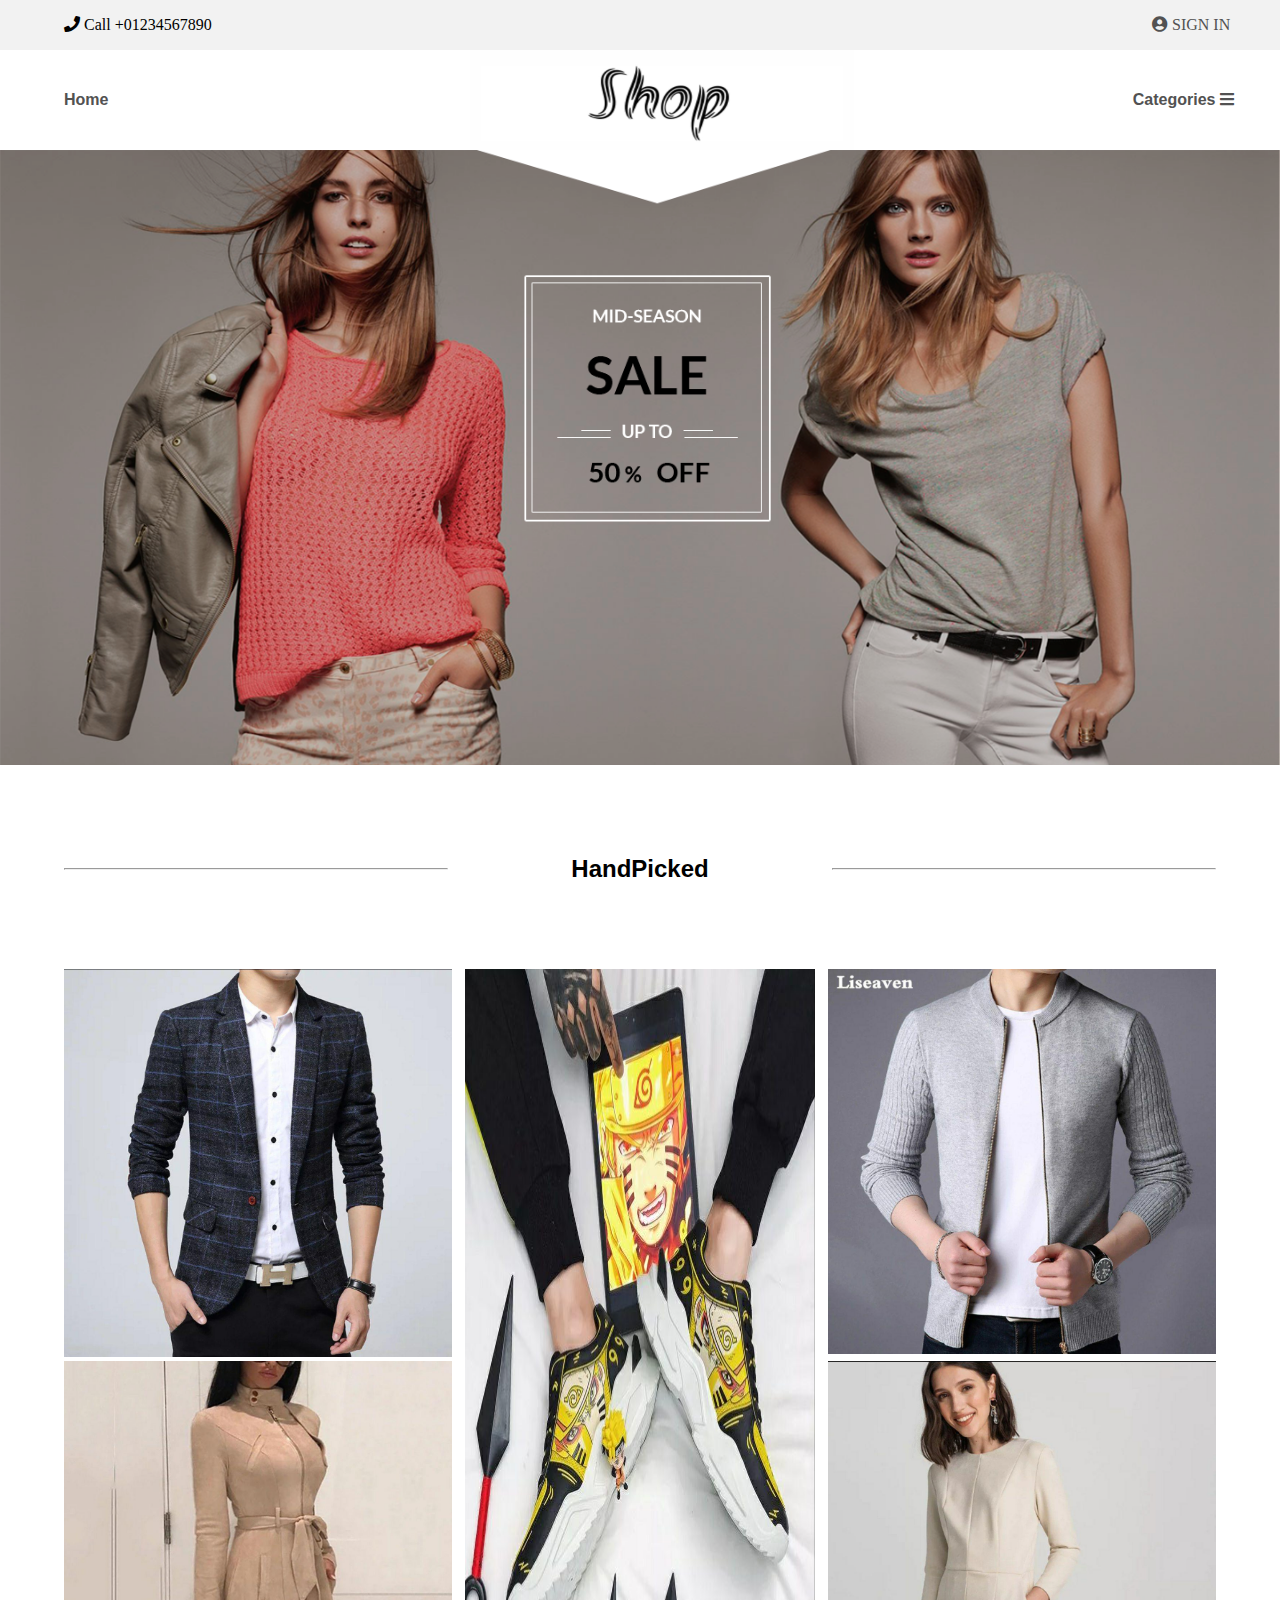
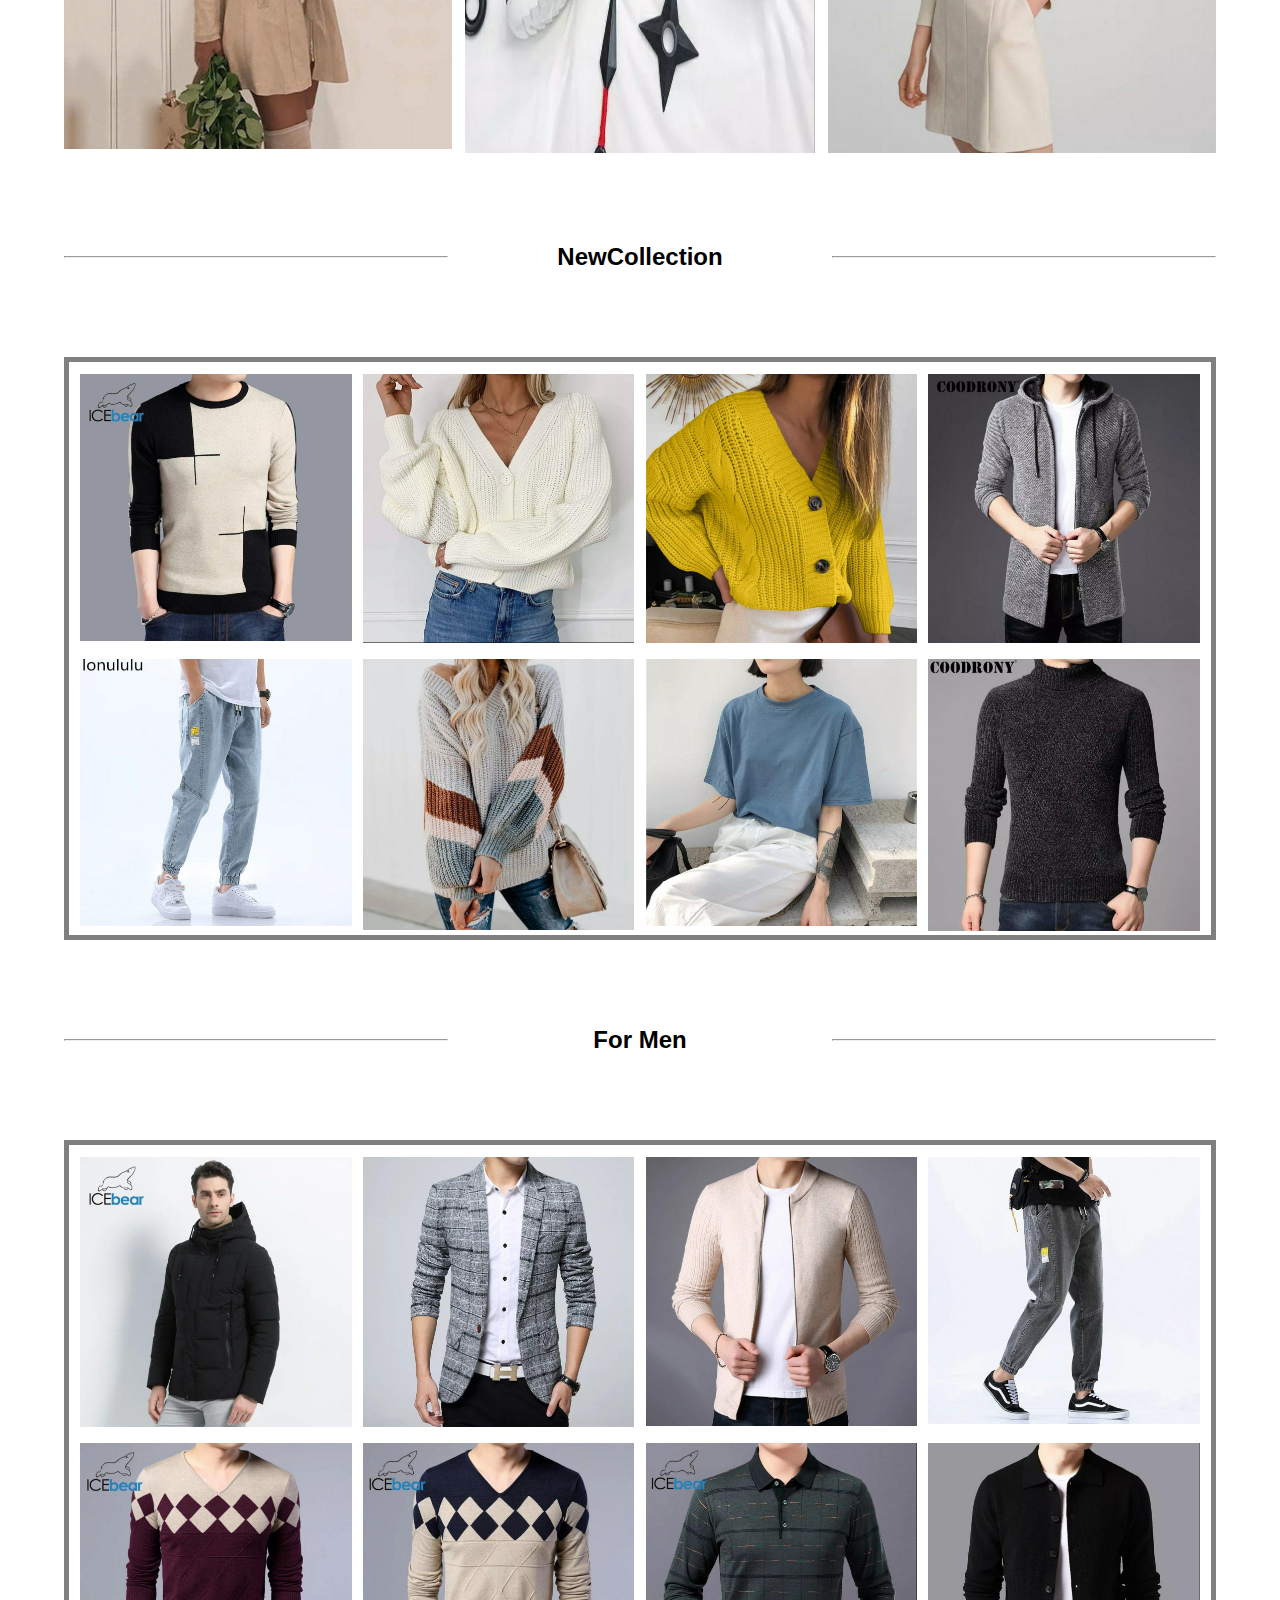
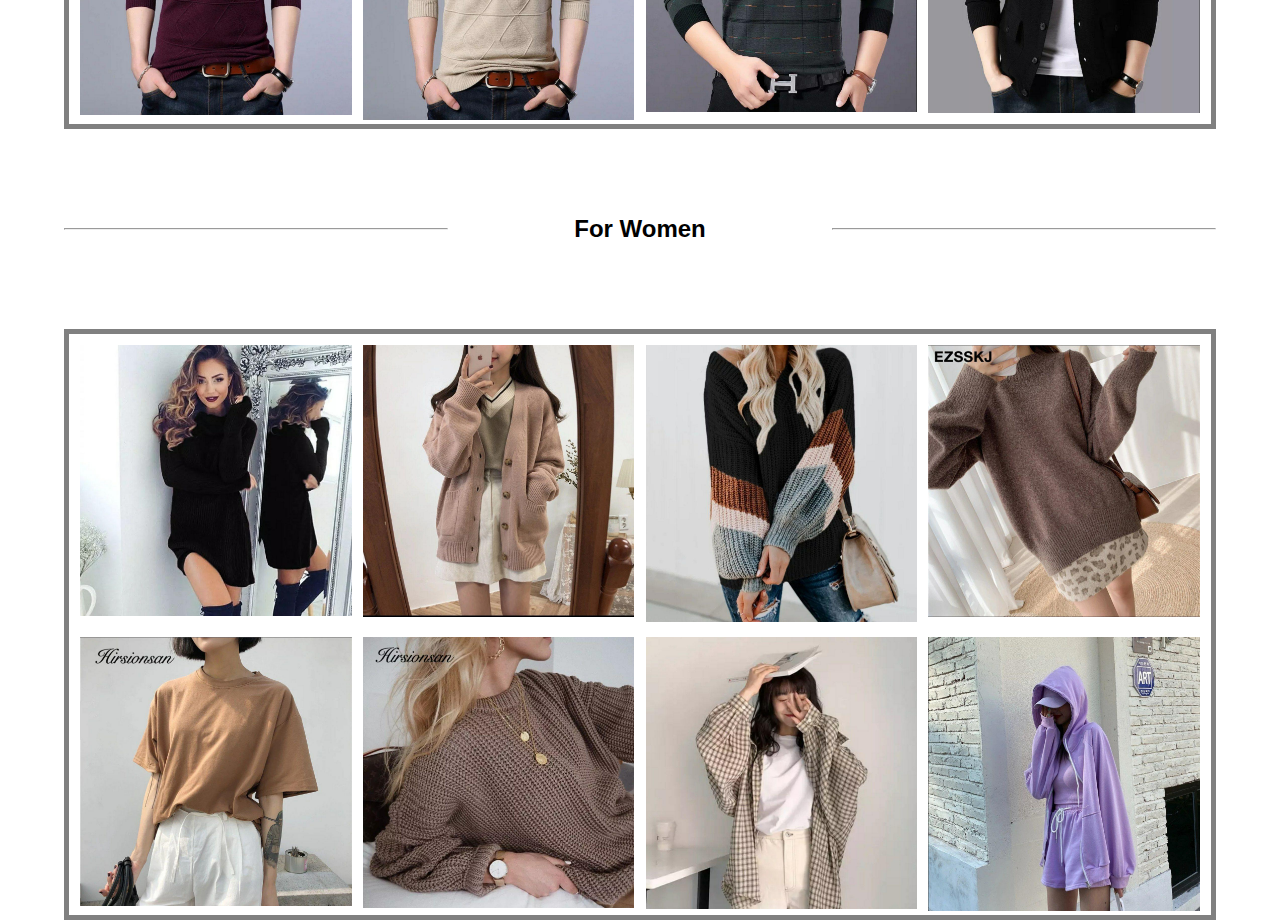
<file: index.html>
﻿<!DOCTYPE html>
<html>
<head>
	<title>Shop</title>
	<link rel="stylesheet" type="text/css" href="./css/main.css">
	<link rel="stylesheet" type="text/css" href="./css/all.css">
</head>
<body>

	<div class="topBar">
		<div class="leftstr">
		<i class="fa fa-phone" aria-hidden="true"></i>
		Call +01234567890</div>
		<div id="account" class="account">
		<a href="./html/registration.html"><i class="fa fa-user-circle" aria-hidden="true"></i>
		Sign in
		</a>
		</div>	
	</div>

	<div class="navigationBar">
		<div class="home">
			<a href="./index.html">
				Home
			</a>
		</div>
		<img src="./img/logo.jpg" class="logo">
		<div class="categories">
			<a href="#men">Categories <i class="fa fa-bars" aria-hidden="true"></i></a>
		</div>
	</div>

	<div>
		<img src="./img/SLIDER.png" class="slider">
	</div>

	<div class="newSection">
		<div class="line1">
			<hr>
		</div>
		<div class="header">
			HandPicked
		</div>
		<div class="line2">
			<hr>
		</div>
	</div>

	<div class="images">
		<div class="image1">
			<a href="./html/men2_3.html"><img src="./img/men2_3.jpg" width="100%"></a>
		</div>
		<div class="image2">
			<a href=""><img src="./img/cross1_1.jpg" width="100%" height="200%"></a>
		</div>
		<div class="image3">
			<a href=""><img src="./img/men3_3.jpg" width="100%"></a>
		</div>
	</div>

	<div class="images">
		<div class="image4">
			<a href=""><img src="./img/women1_3.jpg" width="100%"></a>
		</div>
		<div class="image5">
			<a href=""><img src="./img/women10_2.jpg" width="100%"></a>
		</div>
	</div>

	<div class="newSection">
		<div class="line1">
			<hr>
		</div>
		<div class="header">
			NewCollection
		</div>
		<div class="line2">
			<hr>
		</div>
	</div>

	<div class="newCollection">
	<div class="images">
		<div class="image6">
			<a href=""><img src="./img/men5_3.jpg" width="100%"></a>
		</div>
		<div class="image7">
			<a href="./html/women6_2.html"><img src="./img/women6_2.jpg" width="100%"></a>
		</div>
		<div class="image8">
			<a href=""><img src="./img/women9_3.jpg" width="100%"></a>
		</div>
		<div class="image9">
			<a href=""><img src="./img/men9_3.jpg" width="100%"></a>
		</div>
	</div>

	<div class="images">
		<div class="image6">
			<a href=""><img src="./img/men4_1.jpg" width="100%"></a>
		</div>
		<div class="image7">
			<a href=""><img src="./img/women4_1.jpg" width="100%"></a>
		</div>
		<div class="image8">
			<a href=""><img src="./img/women7_2.jpg" width="100%"></a>
		</div>
		<div class="image9">
			<a href=""><img src="./img/men8_1.jpg" width="100%"></a>
		</div>
	</div>
	</div>

	<div id="men" class="newSection">
		<div class="line1">
			<hr>
		</div>
		<div class="header">
			For Men
		</div>
		<div class="line2">
			<hr>
		</div>
	</div>

	<div class="newCollection">
	<div class="images">
		<div class="image6">
			<a href=""><img src="./img/men1_1.jpg" width="100%"></a>
		</div>
		<div class="image7">
			<a href=""><img src="./img/men2_1.jpg" width="100%"></a>
		</div>
		<div class="image8">
			<a href=""><img src="./img/men3_1.jpg" width="100%"></a>
		</div>
		<div class="image9">
			<a href=""><img src="./img/men4_3.jpg" width="100%"></a>
		</div>
	</div>

	<div class="images">
		<div class="image6">
			<a href=""><img src="./img/men5.jpg" width="100%"></a>
		</div>
		<div class="image7">
			<a href=""><img src="./img/men6_1.jpg" width="100%"></a>
		</div>
		<div class="image8">
			<a href=""><img src="./img/men7_2.jpg" width="100%"></a>
		</div>
		<div class="image9">
			<a href=""><img src="./img/men10_3.jpg" width="100%"></a>
		</div>
	</div>
	</div>

	<div class="newSection">
		<div class="line1">
			<hr>
		</div>
		<div class="header">
			For Women
		</div>
		<div class="line2">
			<hr>
		</div>
	</div>

	<div class="newCollection">
	<div class="images">
		<div class="image6">
			<a href=""><img src="./img/women2_3.jpg" width="100%"></a>
		</div>
		<div class="image7">
			<a href=""><img src="./img/women3_1.jpg" width="100%"></a>
		</div>
		<div class="image8">
			<a href=""><img src="./img/women4_3.jpg" width="100%"></a>
		</div>
		<div class="image9">
			<a href=""><img src="./img/women5_2.jpg" width="100%"></a>
		</div>
	</div>

	<div class="images">
		<div class="image6">
			<a href=""><img src="./img/women7_3.jpg" width="100%"></a>
		</div>
		<div class="image7">
			<a href=""><img src="./img/women8_1.jpg" width="100%"></a>
		</div>
		<div class="image8">
			<a href=""><img src="./img/women11_3.jpg" width="100%"></a>
		</div>
		<div class="image9">
			<a href=""><img src="./img/women12_3.jpg" width="100%"></a>
		</div>
	</div>
	</div>
<script type="text/javascript" src="./scripts/script.js"></script>
<script type="text/javascript">
	if(sessionStorage.getItem('key')=='1')
	{
	document.getElementById("account").classList.add("hidden");
	}
</script>
</body>
</html>
</file>
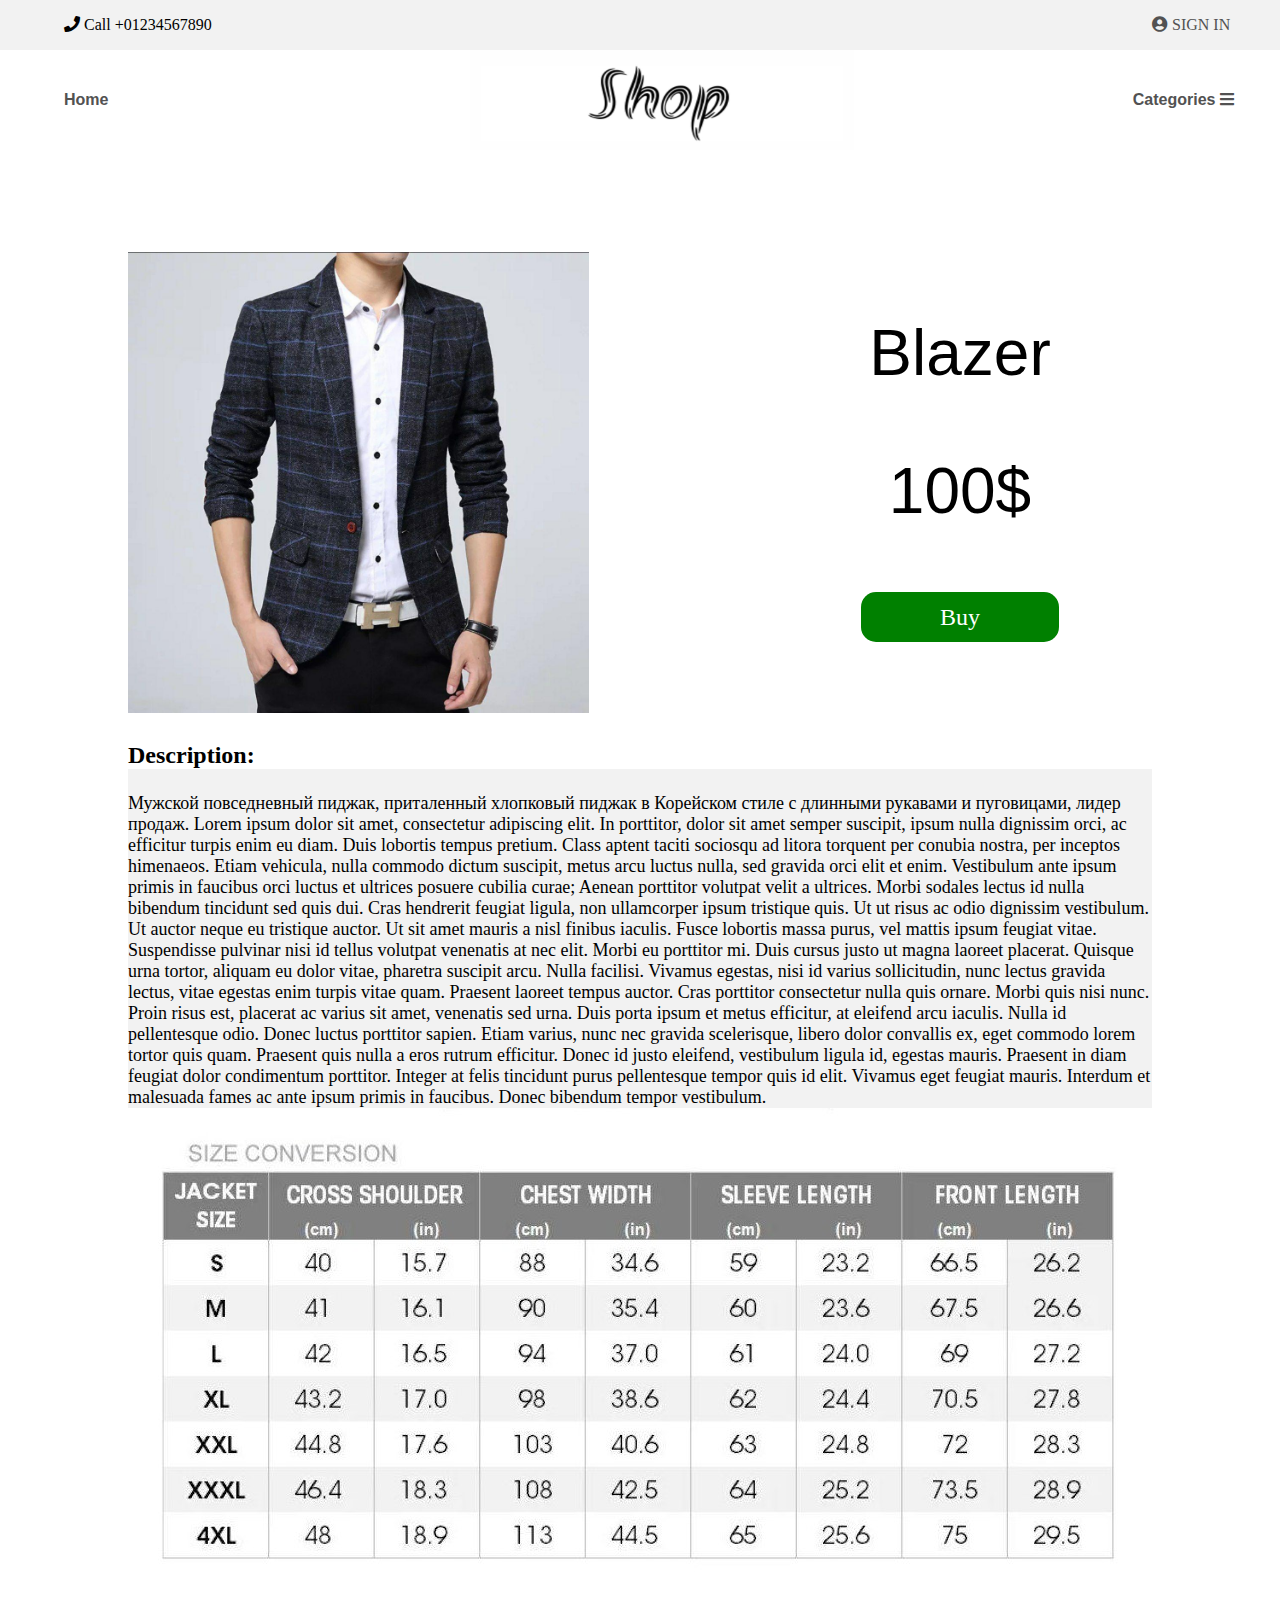
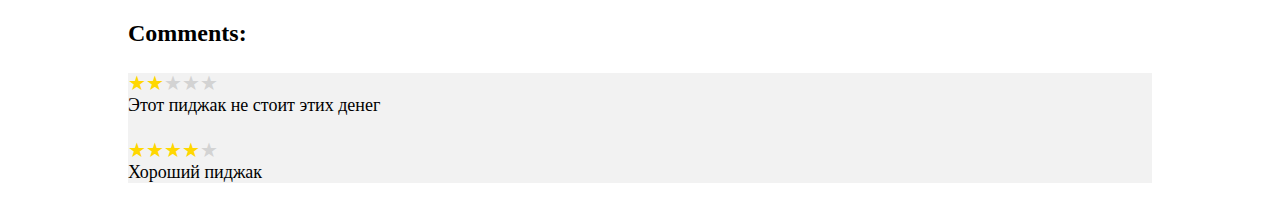
<file: html/men2_3.html>
﻿<!DOCTYPE html>
<html>
<head>
	<title>Blazer</title>
	<link rel="stylesheet" type="text/css" href="../css/men2_3.css">
	<link rel="stylesheet" type="text/css" href="../css/all.css">
</head>
<body>

		<div class="topBar">
		<div class="leftstr">
		<i class="fa fa-phone" aria-hidden="true"></i>
		Call +01234567890</div>
		<div id="account" class="account">
		<a href="registration.html"><i class="fa fa-user-circle" aria-hidden="true"></i>
		Sign in
		</a>
		</div>	
	</div>

	<div class="navigationBar">
		<div class="home">
			<a href="../index.html">
				Home
			</a>
		</div>
		<img src="../img/logo.jpg" class="logo">
		<div class="categories">
			<a href="../index.html#men">Categories <i class="fa fa-bars" aria-hidden="true"></i></a>
		</div>
	</div>

<div class="description">
	<div class="product_image">
		<img src="../img/men2_3.jpg" width="90%">
	</div>
	<div class="collum">
	<div class="product_name">
		Blazer
	</div>
	<div class="product_cost">
		100$
	</div>
	<a href="" class="buy_button">
		<div>
		Buy
		</div>
	</a>
</div>
</div>

<div class="more_description" >
<div class="rating-area hidden" id="rating">
		<input class="rating" type="radio" id="star-5" name="rating" value="5">
		<label for="star-5" title="Оценка «5»"></label>	
		<input class="rating" type="radio" id="star-4" name="rating" value="4">
		<label for="star-4" title="Оценка «4»"></label>    
		<input class="rating" type="radio" id="star-3" name="rating" value="3">
		<label for="star-3" title="Оценка «3»"></label>  
		<input class="rating" type="radio" id="star-2" name="rating" value="2">
		<label for="star-2" title="Оценка «2»"></label>    
		<input class="rating" type="radio" id="star-1" name="rating" value="1">
		<label for="star-1" title="Оценка «1»"></label>
	</div>
	<div class="description_text">
		<p>Description:</p>
		Мужской повседневный пиджак, приталенный хлопковый пиджак в Корейском стиле с длинными рукавами и пуговицами, лидер продаж.
		Lorem ipsum dolor sit amet, consectetur adipiscing elit. In porttitor, dolor sit amet semper suscipit, ipsum nulla dignissim orci, ac efficitur turpis enim eu diam. Duis lobortis tempus pretium. Class aptent taciti sociosqu ad litora torquent per conubia nostra, per inceptos himenaeos. Etiam vehicula, nulla commodo dictum suscipit, metus arcu luctus nulla, sed gravida orci elit et enim. Vestibulum ante ipsum primis in faucibus orci luctus et ultrices posuere cubilia curae; Aenean porttitor volutpat velit a ultrices. Morbi sodales lectus id nulla bibendum tincidunt sed quis dui. Cras hendrerit feugiat ligula, non ullamcorper ipsum tristique quis.

		Ut ut risus ac odio dignissim vestibulum. Ut auctor neque eu tristique auctor. Ut sit amet mauris a nisl finibus iaculis. Fusce lobortis massa purus, vel mattis ipsum feugiat vitae. Suspendisse pulvinar nisi id tellus volutpat venenatis at nec elit. Morbi eu porttitor mi. Duis cursus justo ut magna laoreet placerat. Quisque urna tortor, aliquam eu dolor vitae, pharetra suscipit arcu. Nulla facilisi.

		Vivamus egestas, nisi id varius sollicitudin, nunc lectus gravida lectus, vitae egestas enim turpis vitae quam. Praesent laoreet tempus auctor. Cras porttitor consectetur nulla quis ornare. Morbi quis nisi nunc. Proin risus est, placerat ac varius sit amet, venenatis sed urna. Duis porta ipsum et metus efficitur, at eleifend arcu iaculis. Nulla id pellentesque odio. Donec luctus porttitor sapien. Etiam varius, nunc nec gravida scelerisque, libero dolor convallis ex, eget commodo lorem tortor quis quam. Praesent quis nulla a eros rutrum efficitur. Donec id justo eleifend, vestibulum ligula id, egestas mauris. Praesent in diam feugiat dolor condimentum porttitor. Integer at felis tincidunt purus pellentesque tempor quis id elit. Vivamus eget feugiat mauris. Interdum et malesuada fames ac ante ipsum primis in faucibus. Donec bibendum tempor vestibulum.
	</div>
	<div class="sizes">
		<img src="../img/sizes.jpg">
	</div>
	<div class="comment">
		<p>Comments:</p>
		<div class="hidden" id="can_comment">
		<textarea id="comment" type="text" name="comment" placeholder="Comment"></textarea>
		<input type="submit" name="" id="submit">
		</div>
	</div>
	<div id="comments_by_users">
		<p>
			<div class="rating-mini">
			<span class="active"></span>	
			<span class="active"></span>    
			<span></span>  
			<span></span>    
			<span></span>
			</div>
			<br>
		Этот пиджак не стоит этих денег
		</p>
		<p>
			<div class="rating-mini">
			<span class="active"></span>	
			<span class="active"></span>    
			<span class="active"></span>  
			<span class="active"></span>    
			<span></span>
			</div>
			<br>
		Хороший пиджак
		</p>
	</div>
</div>
<script type="text/javascript" src="../scripts/script.js"></script>
<script type="text/javascript">
	if(sessionStorage.getItem('key')=='1')
	{
	document.getElementById("account").classList.add("hidden");
	document.getElementById("rating").classList.remove("hidden");
	document.getElementById("can_comment").classList.remove("hidden");
	}
</script>
</body>
</html>
</file>
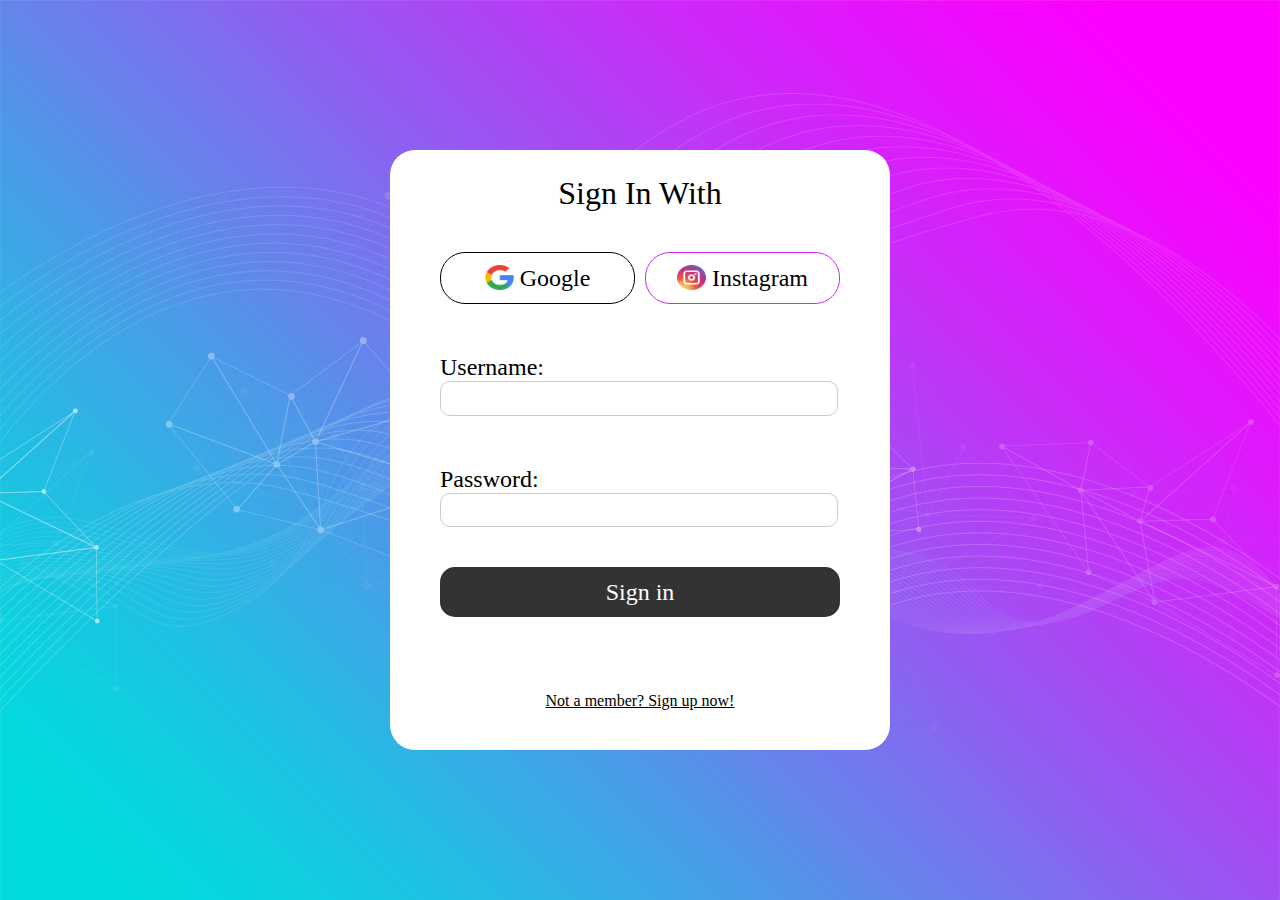
<file: html/registration.html>
﻿<!DOCTYPE html>
<html>
<head>
	<title>Sign in</title>
	<link rel="stylesheet" type="text/css" href="../css/registration.css">
	<link rel="stylesheet" type="text/css" href="../css/all.css">
</head>
<body>

	<div class="flexContainer">
		<div class="whiteBox">
			<div class="signInWith">
				Sign In With
				<div class="buttons">
					<a id="google" href="../index.html" class="googleButton"><img src="../img/Google_icon.png" width="15%" height="50%" class="icon"> Google</a>
					<a id="instagram" href="../index.html" class="instagramButton"><img src="../img/Instagram_icon.png" width="15%" height="50%" class="icon"> Instagram</a>
				</div>
				<div  class="user">
					Username:
					<input id="user" type="text" name="login" class="userName">
				</div>
				<div  class="user">
					Password:
					<input id="password" type="password" name="pass" class="userName">
				</div>
				<div class="buttons">
					<a href="../index.html"class="sumbitButton" id="signIn">Sign in</a>
				</div>
				<div class="signUp">
					Not a member? 
					<a href="">Sign up now!</a> 
				</div>
			</div>
		</div>
	</div>
<script type="text/javascript" src="../scripts/script.js"></script>
</body>
</html>
</file>
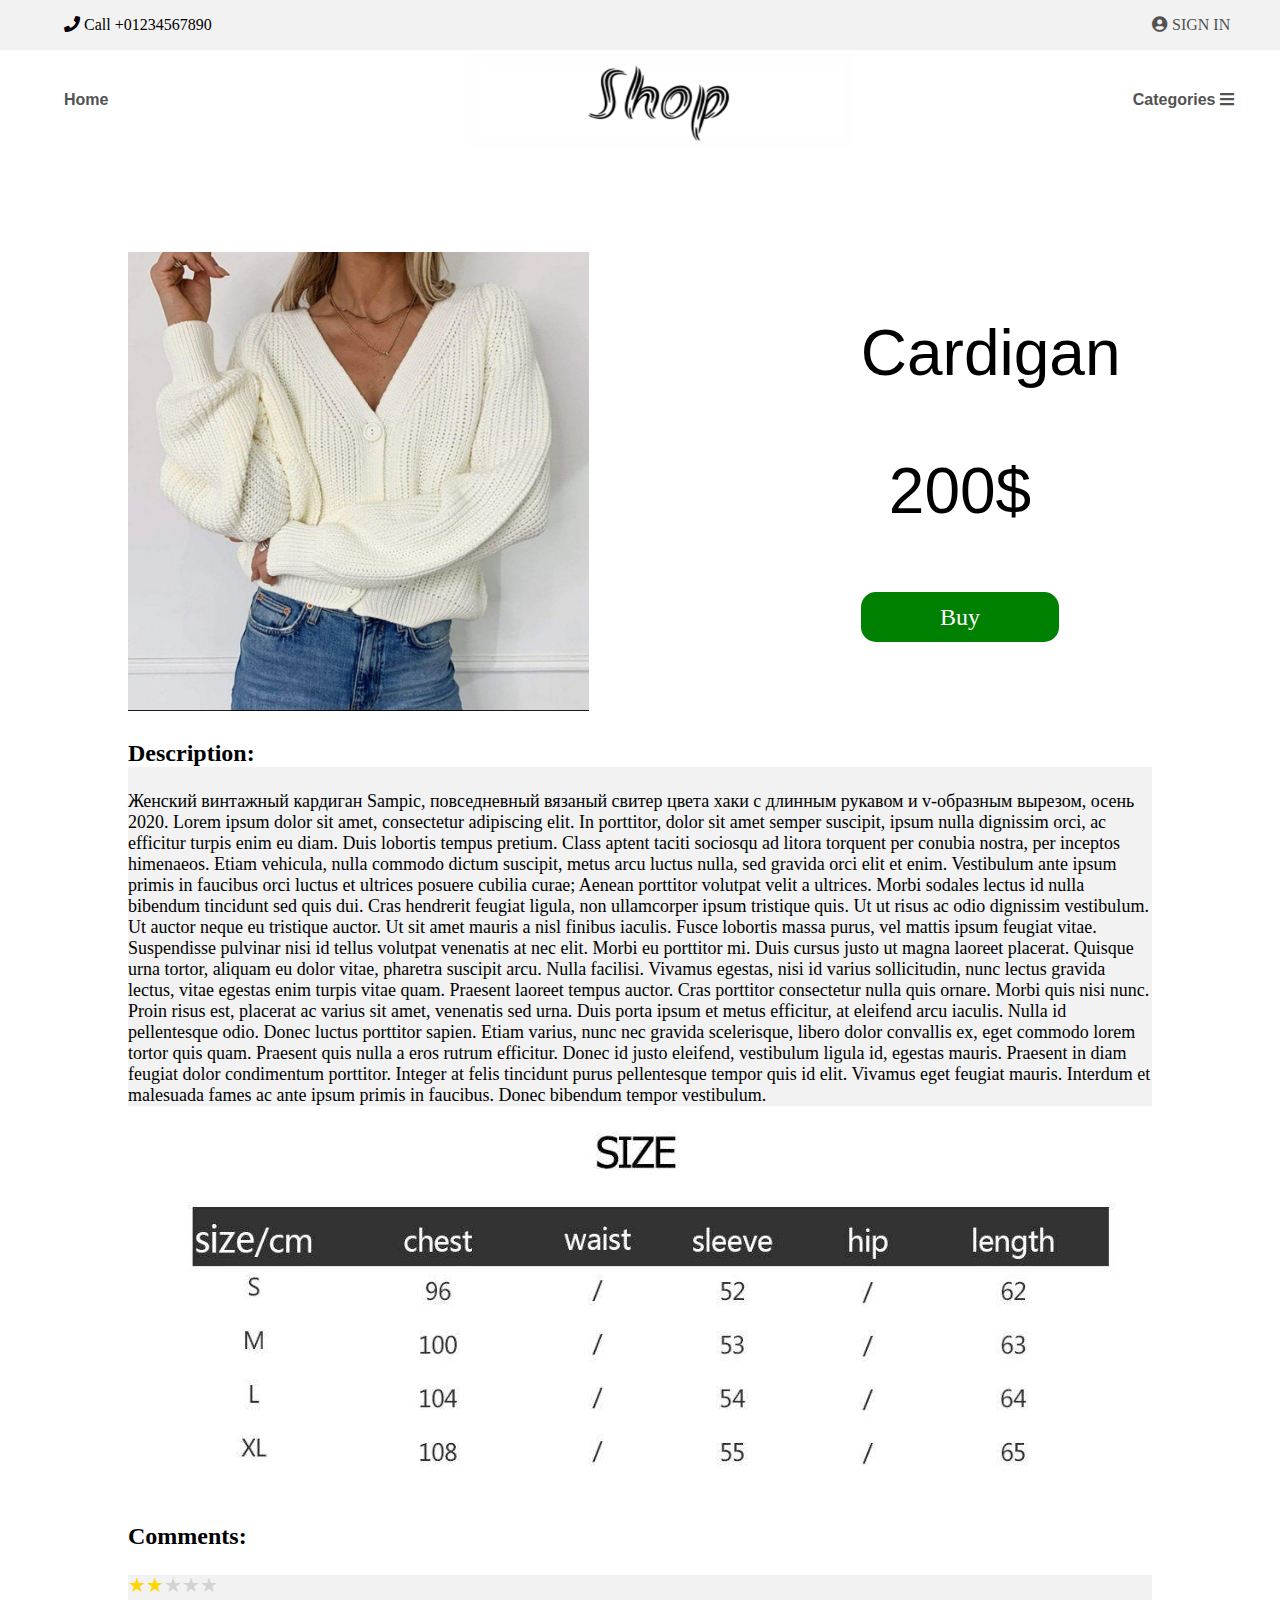
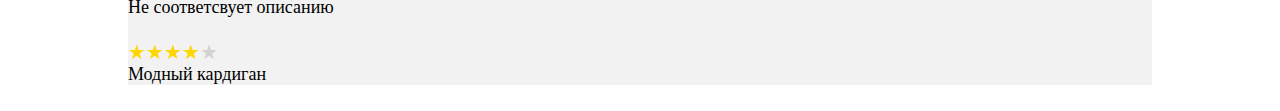
<file: html/women6_2.html>
﻿<!DOCTYPE html>
<html>
<head>
	<title>Cardigan</title>
	<link rel="stylesheet" type="text/css" href="../css/women6_2.css">
	<link rel="stylesheet" type="text/css" href="../css/all.css">
</head>
<body>

		<div class="topBar">
		<div class="leftstr">
		<i class="fa fa-phone" aria-hidden="true"></i>
		Call +01234567890</div>
		<div id="account" class="account">
		<a href="registration.html"><i class="fa fa-user-circle" aria-hidden="true"></i>
		Sign in
		</a>
		</div>	
	</div>

	<div class="navigationBar">
		<div class="home">
			<a href="../index.html">
				Home
			</a>
		</div>
		<img src="../img/logo.jpg" class="logo">
		<div class="categories">
			<a href="../index.html#men">Categories <i class="fa fa-bars" aria-hidden="true"></i></a>
		</div>
	</div>

<div class="description">
	<div class="product_image">
		<img src="../img/women6_2.jpg" width="90%">
	</div>
	<div class="collum">
	<div class="product_name">
		Cardigan
	</div>
	<div class="product_cost">
		200$
	</div>
	<a href="" class="buy_button">
		<div>
		Buy
		</div>
	</a>
</div>
</div>

<div class="more_description" >
<div class="rating-area hidden" id="rating">
		<input class="rating" type="radio" id="star-5" name="rating" value="5">
		<label for="star-5" title="Оценка «5»"></label>	
		<input class="rating" type="radio" id="star-4" name="rating" value="4">
		<label for="star-4" title="Оценка «4»"></label>    
		<input class="rating" type="radio" id="star-3" name="rating" value="3">
		<label for="star-3" title="Оценка «3»"></label>  
		<input class="rating" type="radio" id="star-2" name="rating" value="2">
		<label for="star-2" title="Оценка «2»"></label>    
		<input class="rating" type="radio" id="star-1" name="rating" value="1">
		<label for="star-1" title="Оценка «1»"></label>
	</div>
	<div class="description_text">
		<p>Description:</p>
		Женский винтажный кардиган Sampic, повседневный вязаный свитер цвета хаки с длинным рукавом и v-образным вырезом, осень 2020.
		Lorem ipsum dolor sit amet, consectetur adipiscing elit. In porttitor, dolor sit amet semper suscipit, ipsum nulla dignissim orci, ac efficitur turpis enim eu diam. Duis lobortis tempus pretium. Class aptent taciti sociosqu ad litora torquent per conubia nostra, per inceptos himenaeos. Etiam vehicula, nulla commodo dictum suscipit, metus arcu luctus nulla, sed gravida orci elit et enim. Vestibulum ante ipsum primis in faucibus orci luctus et ultrices posuere cubilia curae; Aenean porttitor volutpat velit a ultrices. Morbi sodales lectus id nulla bibendum tincidunt sed quis dui. Cras hendrerit feugiat ligula, non ullamcorper ipsum tristique quis.

		Ut ut risus ac odio dignissim vestibulum. Ut auctor neque eu tristique auctor. Ut sit amet mauris a nisl finibus iaculis. Fusce lobortis massa purus, vel mattis ipsum feugiat vitae. Suspendisse pulvinar nisi id tellus volutpat venenatis at nec elit. Morbi eu porttitor mi. Duis cursus justo ut magna laoreet placerat. Quisque urna tortor, aliquam eu dolor vitae, pharetra suscipit arcu. Nulla facilisi.

		Vivamus egestas, nisi id varius sollicitudin, nunc lectus gravida lectus, vitae egestas enim turpis vitae quam. Praesent laoreet tempus auctor. Cras porttitor consectetur nulla quis ornare. Morbi quis nisi nunc. Proin risus est, placerat ac varius sit amet, venenatis sed urna. Duis porta ipsum et metus efficitur, at eleifend arcu iaculis. Nulla id pellentesque odio. Donec luctus porttitor sapien. Etiam varius, nunc nec gravida scelerisque, libero dolor convallis ex, eget commodo lorem tortor quis quam. Praesent quis nulla a eros rutrum efficitur. Donec id justo eleifend, vestibulum ligula id, egestas mauris. Praesent in diam feugiat dolor condimentum porttitor. Integer at felis tincidunt purus pellentesque tempor quis id elit. Vivamus eget feugiat mauris. Interdum et malesuada fames ac ante ipsum primis in faucibus. Donec bibendum tempor vestibulum.
	</div>
	<div class="sizes">
		<img src="../img/sizes2.jpg">
	</div>
	<div class="comment">
		<p>Comments:</p>
		<div class="hidden" id="can_comment">
		<textarea id="comment" type="text" placeholder="Comment"></textarea>
		<input id="submit" type="submit" name="">
		</div>
	</div>
	<div id="comments_by_users">
		<p>
			<div class="rating-mini">
			<span class="active"></span>	
			<span class="active"></span>    
			<span></span>  
			<span></span>    
			<span></span>
			</div>
			<br>
		Не соответсвует описанию
		</p>
		<p>
			<div class="rating-mini">
			<span class="active"></span>	
			<span class="active"></span>    
			<span class="active"></span>  
			<span class="active"></span>    
			<span></span>
			</div>
			<br>
		Модный кардиган
		</p>
	</div>
</div>
<script type="text/javascript" src="../scripts/script.js"></script>
<script type="text/javascript">
	if(sessionStorage.getItem('key')=='1')
	{
	document.getElementById("account").classList.add("hidden");
	document.getElementById("rating").classList.remove("hidden");
	document.getElementById("can_comment").classList.remove("hidden");
	}
</script>
</body>
</html>
</file>
<file: css/main.css>
﻿a{
	text-decoration: none;
	color: #525252;
}

body{
	padding: 0;
	margin: 0;
}
.topBar{
	width: 100%
	height: 100px;
	background-color: #f2f2f2;
	text-decoration-color: #525252;
	display: flex;
	justify-content: space-between;
}

.navigationBar{
	width: 100%;
	height: 100px;
	text-decoration-color: #525252;
	display: flex;
	justify-content: space-between;
	align-items: center;
	font-family: "Comic Sans MS", cursive, sans-serif;
	font-weight: bold;
}

.account{
	width: 10%;
	text-transform: uppercase;
	line-height: 50px;
}

.leftstr{
	width: 20%;
	margin-left: 5%;
	line-height: 50px;

}

.logo{
	width: 30%;
	height: 100px;
	display: block;
}

.home{
	width: 10%;
	margin-left: 5%;
}

.categories{
	width: 10%;
 	margin-right: 1.5%;
}

.slider{
	width: 100%
}

.newSection{
	width: 100%;
	height: 200px;
	align-items: center;
	display: flex;
	justify-content: space-between;
}

.line1{
	width: 30%;
	margin-left: 5%;
}

.header{
	text-decoration-color: #525252;
	font-family: "Comic Sans MS", cursive, sans-serif;
	font-weight: bold;
	font-size: x-large;
}

.line2{
	width: 30%;
 	margin-right: 5%;
}

.newCollection{
	margin-left: 5%;
	margin-right: 5%;
	border:5px solid grey;
}

.images{
	display: flex;
	width: 100%;
	justify-content: space-between;
}

.image1{
	width: 100%;
	margin-left: 5%;
	object-fit: cover;
}

.image2{
	width: 90%;
	object-fit: cover;
	padding-left: 1%;
	padding-right: 1%;
}

.image3{
	width: 100%;
	margin-right: 5%;
}

.image4{
	width: 30.3%;
	margin-left: 5%;
	object-fit: cover;
}

.image5{
	width: 30.3%;
	margin-right: 5%;
}

.image6{
	width: 100%;
	padding-left: 1%;
	padding-top: 1%;
}

.image7{
	width: 100%;
	padding-left: 1%;
	padding-right: 0.5%;
	padding-top: 1%;
}

.image8{
	width: 100%;
	padding-left: 0.5%;
	padding-right: 1%;
	padding-top: 1%;
}

.image9{
	width: 100%;
	padding-right: 1%;
	padding-top: 1%;
}

.hidden{
	display: none;
}
</file>
<file: css/men2_3.css>
﻿a{
	text-decoration: none;
	color: #525252;
}

body{
	padding: 0;
	margin: 0;
}

textarea{
	width: 100%;
	height: 50px;
	font-size:large;
	resize: none;
}

p{
	font-size: x-large;
	font-weight: bold;
	background-color: white;
}

.topBar{
	width: 100%
	height: 100px;
	background-color: #f2f2f2;
	text-decoration-color: #525252;
	display: flex;
	justify-content: space-between;
}

.navigationBar{
	width: 100%;
	height: 100px;
	text-decoration-color: #525252;
	display: flex;
	justify-content: space-between;
	align-items: center;
	font-family: "Comic Sans MS", cursive, sans-serif;
	font-weight: bold;
}

.account{
	width: 10%;
	text-transform: uppercase;
	line-height: 50px;
}

.leftstr{
	width: 20%;
	margin-left: 5%;
	line-height: 50px;
}

.logo{
	width: 30%;
	height: 100px;
	display: block;
}

.home{
	width: 10%;
	margin-left: 5%;
}

.categories{
	width: 10%;
 	margin-right: 1.5%;
}

.description{
	display: flex;
	justify-content:wrap-reverse;
}

.collum{
	display: flex;
	flex-wrap: wrap;
	flex-direction: column;
	align-content: center;
	width: 50%;
	margin-top: 8%;
}

.product_image{
	width: 40%;
	margin-top: 8%;
	margin-left: 10%;
	object-fit: cover;
}

.product_name{
	font-size:400%;
	font-family: Impact, Charcoal, sans-serif;
	width: 31%;
	text-align:center;
	padding-top: 10%;
}

.product_cost{
	font-size:400%;
	font-family: Impact, Charcoal, sans-serif;
	width: 31%;
	text-align:center;
	padding-top: 10%;
}

.buy_button{
	background-color: green;
	color: white;
	text-align:center;
	display: inline-block;
	font-size: x-large;
	width: 31%;
	line-height: 50px;
	border-radius: 15px;
	margin-top: 10%;
}

.more_description{

}

.rating-area {
	overflow: hidden;
	width: 31%;
	height: 60px;
	margin-top: 2%;
}
.rating-area:not(:checked) > input {
	display: none;
}
.rating-area:not(:checked) > label {
	float: right;
	width: 42px;
	padding: 0;
	cursor: pointer;
	font-size: 50px;
	line-height: 50px;
	color: lightgrey;
	text-shadow: 1px 1px #bbb;
}
.rating-area:not(:checked) > label:before {
	content: '★';
}
.rating-area > input:checked ~ label {
	color: gold;
	text-shadow: 1px 1px #c60;
}
.rating-area:not(:checked) > label:hover,
.rating-area:not(:checked) > label:hover ~ label {
	color: gold;
}
.rating-area > input:checked + label:hover,
.rating-area > input:checked + label:hover ~ label,
.rating-area > input:checked ~ label:hover,
.rating-area > input:checked ~ label:hover ~ label,
.rating-area > label:hover ~ input:checked ~ label {
	color: gold;
	text-shadow: 1px 1px goldenrod;
}
.rate-area > label:active {
	position: relative;
}

.description_text{
	margin-top: 2%;
	margin-left: 10%;
	margin-right: 10%;
	font-size: large;
	background-color: #f2f2f2;
}

.sizes{
	display: flex;
	justify-content: center;
	align-items: center;
}

.comment{
	margin-top: 2%;
	margin-bottom: 2%;
	margin-left: 10%;
	margin-right: 10%;
	font-size: large;
}

.rating-mini {
	display: inline-block;
	font-size: 0;
}
.rating-mini span {
	padding: 0;
	font-size: 20px;
	line-height: 1;
	color: lightgrey;
}
.rating-mini > span:before {
	content: '★';
}
.rating-mini > span.active {
	color: gold;
}

#comments_by_users{
	background-color: #f2f2f2;
	margin-top: 2%;
	margin-bottom: 2%;
	margin-left: 10%;
	margin-right: 10%;
	font-size: large;
}

.hidden{
	display: none;
}
</file>
<file: css/registration.css>
﻿body{
	padding: 0;
	margin: 0;
	background: url(../img/bg-01.jpg) no-repeat center top;
	width: 100%;
	background-size: cover;
}

a{
	text-decoration: none;
	color: black;

}

.flexContainer{
	display: flex;
	justify-content: center;
	align-items: center;
	width: 100%;
	height: 100vh;
}

.whiteBox{
	background-color: white;
	width: 500px;
	height: 600px;
	border-radius: 25px;
}

.signInWith{
	width: 100%;
	height: 10%;
	text-align:center;
	font-size: xx-large;
	padding-top: 5%;
}

.buttons{
	padding-top: 8%;
	display: flex;
	justify-content: space-between;
}

.googleButton{
	background-color: white;
  	text-align: center;
  	font-size: x-large;
  	width: 50%;
  	line-height: 50px;
  	margin-left: 10%;
  	border-radius: 25px;
  	border-style: solid;
  	border-width: 1px;
  	margin-right: 1%;
}

.icon{
	margin-top: 3%;
	margin-bottom: -2%;
}

.instagramButton{
	background-color: white;
	text-align:center;
	font-size: x-large;
	width: 50%;
	line-height: 50px;
	margin-right:  10%;
	border-radius: 25px;
	margin-left: 1%;
	border-color:rgb(208,38,249);
	border-width: 1px;
	border-style: solid;
}

.user{
	text-align:left;
	margin-left: 10%;
	margin-top: 10%;
	font-size: x-large;
}

.userName{
	width: 87%;
	padding-top: 3%;
	margin-right: 1%;
  	border: 1px solid #ccc;
  	border-radius: 10px;
  	font-size: medium;
}

.sumbitButton{

	background-color: #333333;
	color: white;
	text-align:center;
	display: inline-block;
	font-size: x-large;
	width: 100%;
	line-height: 50px;
	margin-left: 10%;
	margin-right: 10%;
	border-radius: 15px;
}

.signUp{
	font-size: medium;
	text-decoration:underline;
	margin-top: 15%;
}

..hidden{
	display: none;
}
</file>
<file: css/women6_2.css>
﻿a{
	text-decoration: none;
	color: #525252;
}

body{
	padding: 0;
	margin: 0;
}

textarea{
	width: 100%;
	height: 50px;
	font-size:large;
	resize: none;
}

p{
	font-size: x-large;
	font-weight: bold;
	background-color: white;
}

.topBar{
	width: 100%
	height: 100px;
	background-color: #f2f2f2;
	text-decoration-color: #525252;
	display: flex;
	justify-content: space-between;
}

.navigationBar{
	width: 100%;
	height: 100px;
	text-decoration-color: #525252;
	display: flex;
	justify-content: space-between;
	align-items: center;
	font-family: "Comic Sans MS", cursive, sans-serif;
	font-weight: bold;
}

.account{
	width: 10%;
	text-transform: uppercase;
	line-height: 50px;
}

.leftstr{
	width: 20%;
	margin-left: 5%;
	line-height: 50px;
}

.logo{
	width: 30%;
	height: 100px;
	display: block;
}

.home{
	width: 10%;
	margin-left: 5%;
}

.categories{
	width: 10%;
 	margin-right: 1.5%;
}

.description{
	display: flex;
	justify-content:wrap-reverse;
}

.collum{
	display: flex;
	flex-wrap: wrap;
	flex-direction: column;
	align-content: center;
	width: 50%;
	margin-top: 8%;
}

.product_image{
	width: 40%;
	margin-top: 8%;
	margin-left: 10%;
	object-fit: cover;
}

.product_name{
	font-size:400%;
	font-family: Impact, Charcoal, sans-serif;
	width: 31%;
	text-align:center;
	padding-top: 10%;
}

.product_cost{
	font-size:400%;
	font-family: Impact, Charcoal, sans-serif;
	width: 31%;
	text-align:center;
	padding-top: 10%;
}

.buy_button{
	background-color: green;
	color: white;
	text-align:center;
	display: inline-block;
	font-size: x-large;
	width: 31%;
	line-height: 50px;
	border-radius: 15px;
	margin-top: 10%;
}

.more_description{

}

.rating-area {
	overflow: hidden;
	width: 31%;
	height: 60px;
	margin-top: 2%;
}
.rating-area:not(:checked) > input {
	display: none;
}
.rating-area:not(:checked) > label {
	float: right;
	width: 42px;
	padding: 0;
	cursor: pointer;
	font-size: 50px;
	line-height: 50px;
	color: lightgrey;
	text-shadow: 1px 1px #bbb;
}
.rating-area:not(:checked) > label:before {
	content: '★';
}
.rating-area > input:checked ~ label {
	color: gold;
	text-shadow: 1px 1px #c60;
}
.rating-area:not(:checked) > label:hover,
.rating-area:not(:checked) > label:hover ~ label {
	color: gold;
}
.rating-area > input:checked + label:hover,
.rating-area > input:checked + label:hover ~ label,
.rating-area > input:checked ~ label:hover,
.rating-area > input:checked ~ label:hover ~ label,
.rating-area > label:hover ~ input:checked ~ label {
	color: gold;
	text-shadow: 1px 1px goldenrod;
}
.rate-area > label:active {
	position: relative;
}

.description_text{
	margin-top: 2%;
	margin-left: 10%;
	margin-right: 10%;
	font-size: large;
	background-color: #f2f2f2;
}

.sizes{
	display: flex;
	justify-content: center;
	align-items: center;
}

.comment{
	margin-top: 2%;
	margin-bottom: 2%;
	margin-left: 10%;
	margin-right: 10%;
	font-size: large;
}

.rating-mini {
	display: inline-block;
	font-size: 0;
}
.rating-mini span {
	padding: 0;
	font-size: 20px;
	line-height: 1;
	color: lightgrey;
}
.rating-mini > span:before {
	content: '★';
}
.rating-mini > span.active {
	color: gold;
}

#comments_by_users{
	background-color: #f2f2f2;
	margin-top: 2%;
	margin-bottom: 2%;
	margin-left: 10%;
	margin-right: 10%;
	font-size: large;
}

.hidden{
	display: none;
}
</file>
